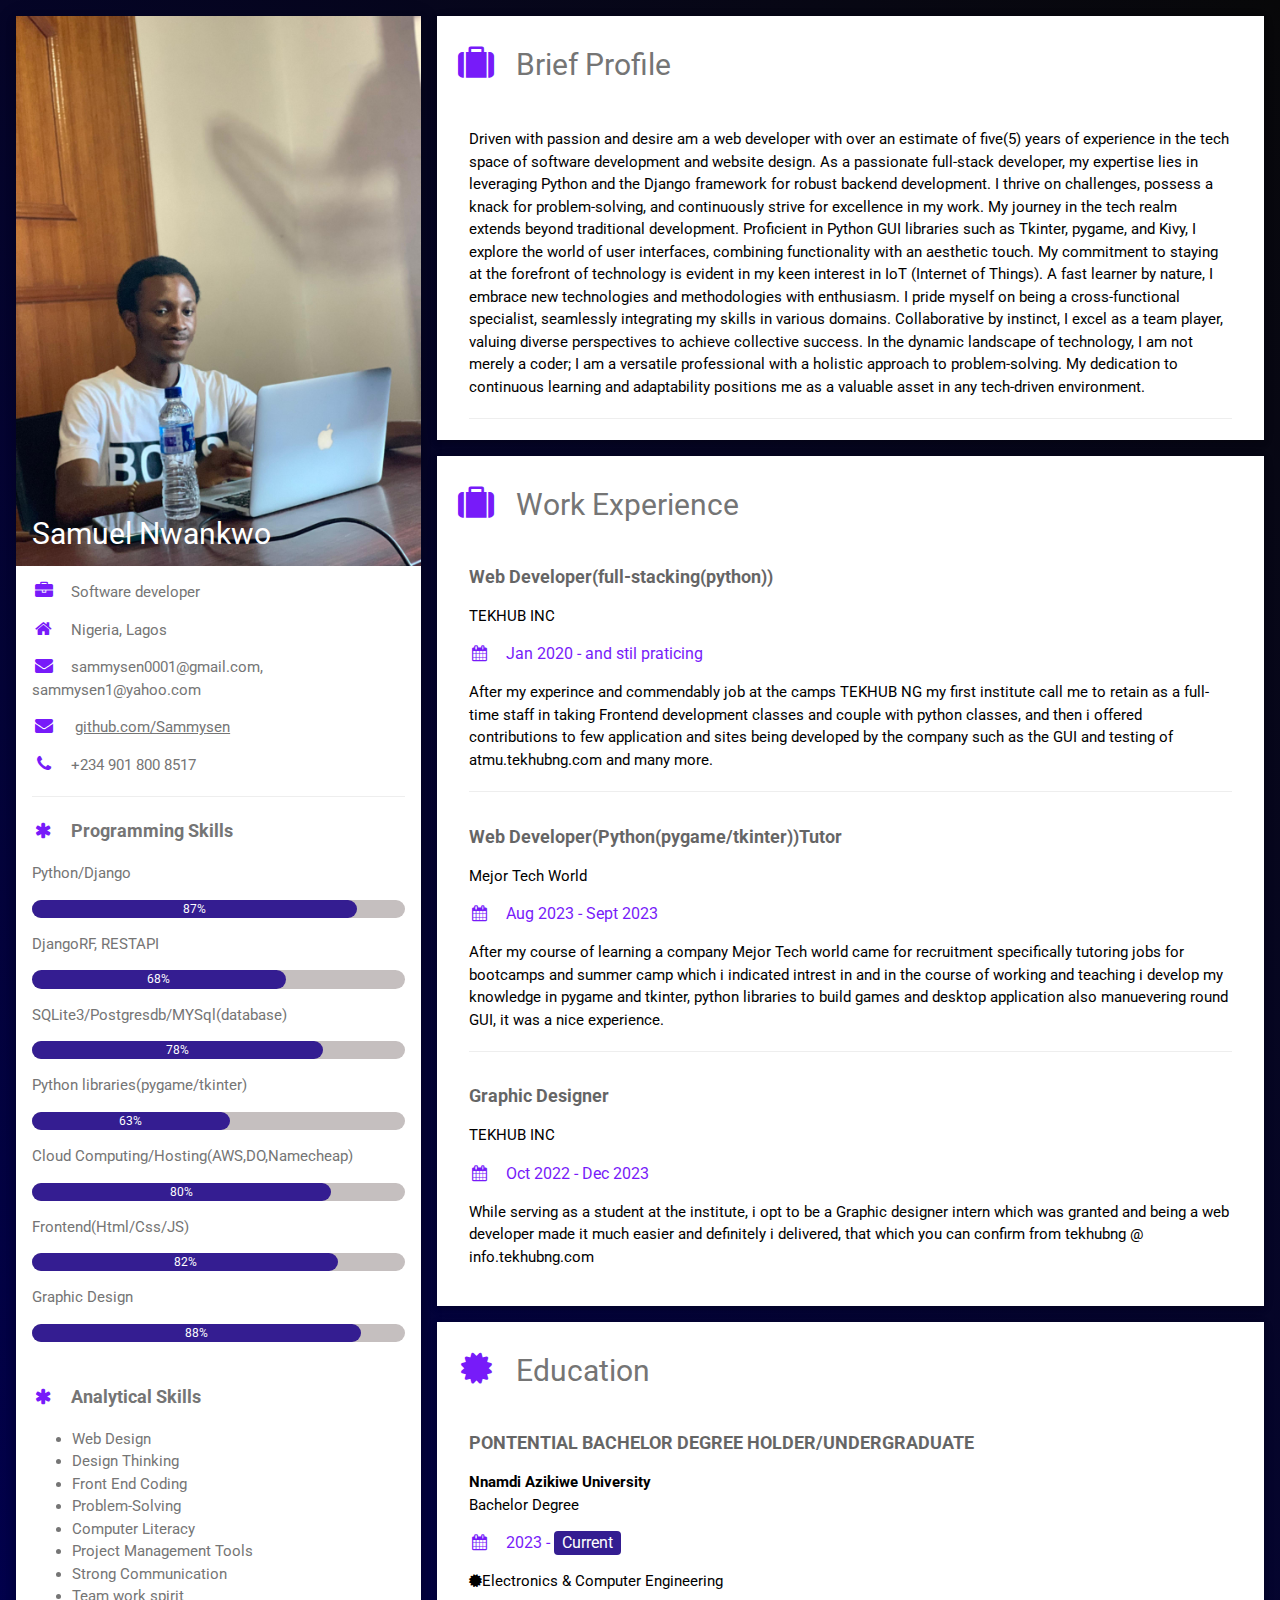
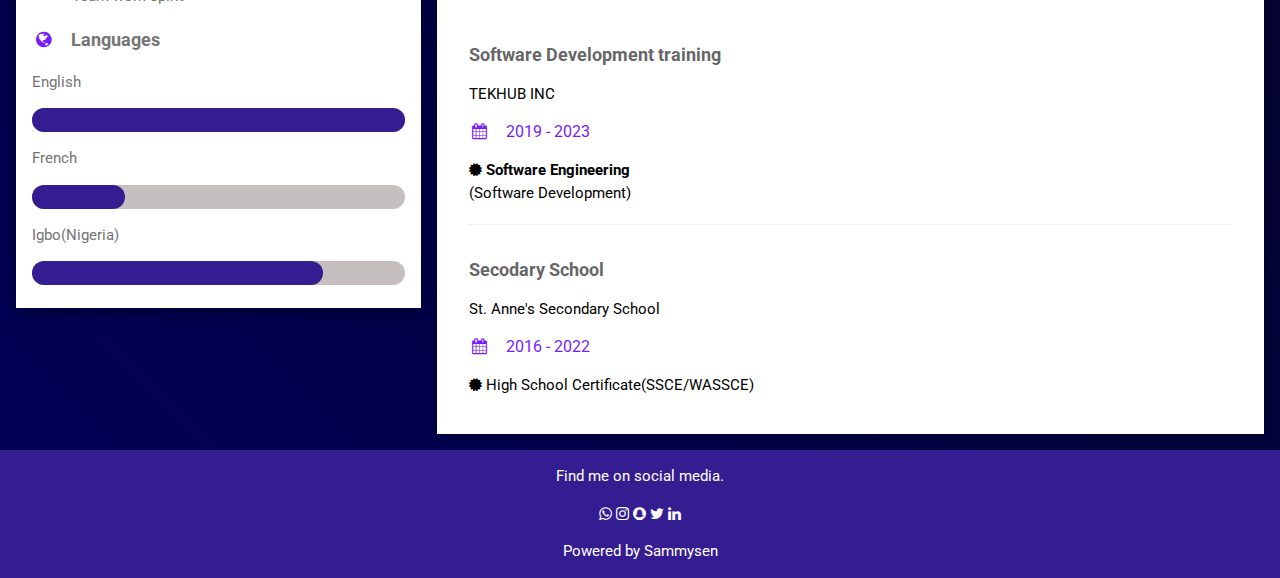
<file: cv.html>
<!DOCTYPE html>
<html>
<head>
<title>Sammysen</title>
<meta charset="UTF-8">
<meta name="viewport" content="width=device-width, initial-scale=1">
<!-- <link rel="stylesheet" href="https://www.w3schools.com/w3css/4/w3.css"> -->
<link rel='stylesheet' href='https://fonts.googleapis.com/css?family=Roboto'>
<link rel="stylesheet" href="https://cdnjs.cloudflare.com/ajax/libs/font-awesome/4.7.0/css/font-awesome.min.css">
<link rel="stylesheet" href="styles.css">
<style>
html,body,h1,h2,h3,h4,h5,h6 {font-family: "Roboto", sans-serif}
</style>
</head>
<body class="grad">

<!-- Page Container -->
<div class="w3-content w3-margin-top" style="max-width:1400px;">

  <!-- The Grid -->
  <div class="w3-row-padding">
  
    <!-- Left Column -->
    <div class="w3-third">
    
      <div class="w3-white w3-text-grey w3-card-4">
        <div class="w3-display-container">
          <!-- <img src="IMG-20231214-WA0020.jpg" style="width:100%" alt="Avatar"> -->
          <img src="IMG-20231203-WA0008.jpg" style="width:100%; height: 550px;" alt="Avatar">
          <!-- <img src="Snapchat-1475834096 (2).jpg" style="width:100%" alt="Avatar"> -->
          <div class="w3-display-bottomleft w3-container w3-text-white">
            <h2>Samuel Nwankwo</h2>
          </div>
        </div>
        <div class="w3-container">
          <p><i class="fa fa-briefcase fa-fw w3-margin-right w3-large w3-text-teal"></i>Software developer</p>
          <p><i class="fa fa-home fa-fw w3-margin-right w3-large w3-text-teal"></i>Nigeria, Lagos</p>
          <p><i class="fa fa-envelope fa-fw w3-margin-right w3-large w3-text-teal"></i>sammysen0001@gmail.com, sammysen1@yahoo.com</p>
          <p><i class="fa fa-envelope fa-fw w3-margin-right w3-large w3-text-teal"></i> <a href="https://www.github.com/Sammysen"> github.com/Sammysen</a></p>
          <p><i class="fa fa-phone fa-fw w3-margin-right w3-large w3-text-teal"></i>+234 901 800 8517</p>
          <hr>

          <p class="w3-large"><b><i class="fa fa-asterisk fa-fw w3-margin-right w3-text-teal"></i>Programming Skills</b></p>
          <p>Python/Django</p>
          <div class="w3-light-grey w3-round-xlarge w3-small">
            <div class="w3-container w3-center w3-round-xlarge w3-teal" style="width:87%">87%</div>
          </div>
          <p>DjangoRF, RESTAPI</p>
          <div class="w3-light-grey w3-round-xlarge w3-small">
            <div class="w3-container w3-center w3-round-xlarge w3-teal" style="width:68%">68%</div>
          </div>
          <p>SQLite3/Postgresdb/MYSql(database)</p>
          <div class="w3-light-grey w3-round-xlarge w3-small">
            <div class="w3-container w3-center w3-round-xlarge w3-teal" style="width:78%">78%</div>
          </div>
          <p>Python libraries(pygame/tkinter)</p>
          <div class="w3-light-grey w3-round-xlarge w3-small">
            <div class="w3-container w3-center w3-round-xlarge w3-teal" style="width:53%">
              <div class="w3-center w3-text-white">63%</div>
            </div>
          </div>
          <p>Cloud Computing/Hosting(AWS,DO,Namecheap)  </p>
          <div class="w3-light-grey w3-round-xlarge w3-small">
            <div class="w3-container w3-center w3-round-xlarge w3-teal" style="width:80%">80%</div>
          </div>
          <p>Frontend(Html/Css/JS)</p>
          <div class="w3-light-grey w3-round-xlarge w3-small">
            <div class="w3-container w3-center w3-round-xlarge w3-teal" style="width:82%">82%</div>
          </div>
          <p>Graphic Design</p>
          <div class="w3-light-grey w3-round-xlarge w3-small">
            <div class="w3-container w3-center w3-round-xlarge w3-teal" style="width:88%">88%</div>
          </div>
          <br>
          
          <p class="w3-large"><b><i class="fa fa-asterisk fa-fw w3-margin-right w3-text-teal"></i>Analytical Skills</b></p>
          <ul>
            <li>Web Design</li>
            <li>Design Thinking</li>
            <li>Front End Coding</li>
            <li>Problem-Solving</li>
            <li>Computer Literacy</li>
            <li>Project Management Tools</li>
            <li>Strong Communication</li>
            <li>Team work spirit</li>
          </ul>

          <p class="w3-large w3-text-theme"><b><i class="fa fa-globe fa-fw w3-margin-right w3-text-teal"></i>Languages</b></p>
          <p>English</p>
          <div class="w3-light-grey w3-round-xlarge">
            <div class="w3-round-xlarge w3-teal" style="height:24px;width:100%"></div>
          </div>
          <p>French</p>
          <div class="w3-light-grey w3-round-xlarge">
            <div class="w3-round-xlarge w3-teal" style="height:24px;width:25%"></div>
          </div>
          <p>Igbo(Nigeria)</p>
          <div class="w3-light-grey w3-round-xlarge">
            <div class="w3-round-xlarge w3-teal" style="height:24px;width:78%"></div>
          </div>
          <br>
        </div>
      </div><br>

    <!-- End Left Column -->
    </div>

    <!-- Right Column -->
    <div class="w3-twothird">
    
      <div class="w3-container w3-card w3-white w3-margin-bottom">
        <h2 class="w3-text-grey w3-padding-16"><i class="fa fa-suitcase fa-fw w3-margin-right w3-xxlarge w3-text-teal"></i>Brief Profile</h2>
        <div class="w3-container">
          <!-- <h5 class="w3-opacity"><b>Web Developer(full-stacking(python))</b></h5>
          <p>TEKHUB INC</p>
          <h6 class="w3-text-teal"><i class="fa fa-calendar fa-fw w3-margin-right"></i>Jan 2020 - and stil praticing</h6> -->
          <p>Driven with passion and desire am a web developer with over an estimate of five(5) years of experience in the tech space of software
            development and website design. As a passionate full-stack developer, my expertise lies in leveraging Python and the Django framework for robust backend development. I thrive on challenges, possess a knack for problem-solving, and continuously strive for excellence in my work. My journey in the tech realm extends beyond traditional development. Proficient in Python GUI libraries such as Tkinter, pygame, and Kivy, I explore the world of user interfaces, combining functionality with an aesthetic touch. My commitment to staying at the forefront of technology is evident in my keen interest in IoT (Internet of Things). A fast learner by nature, I embrace new technologies and methodologies with enthusiasm. I pride myself on being a cross-functional specialist, seamlessly integrating my skills in various domains. Collaborative by instinct, I excel as a team player, valuing diverse perspectives to achieve collective success. In the dynamic landscape of technology, I am not merely a coder; I am a versatile professional with a holistic approach to problem-solving. My dedication to continuous learning and adaptability positions me as a valuable asset in any tech-driven environment.</p>
          <hr>
        </div>
      </div>


      <div class="w3-container w3-card w3-white w3-margin-bottom">
        <h2 class="w3-text-grey w3-padding-16"><i class="fa fa-suitcase fa-fw w3-margin-right w3-xxlarge w3-text-teal"></i>Work Experience</h2>
        <div class="w3-container">
          <h5 class="w3-opacity"><b>Web Developer(full-stacking(python))</b></h5>
          <p>TEKHUB INC</p>
          <h6 class="w3-text-teal"><i class="fa fa-calendar fa-fw w3-margin-right"></i>Jan 2020 - and stil praticing</h6>
          <p>After my experince and commendably job at the camps TEKHUB NG my first institute call me to retain as a full-time staff in taking Frontend development classes and couple with python classes, and then i offered  contributions to few application and sites being developed by the company such as the GUI and testing of atmu.tekhubng.com and many more.</p>
          <hr>
        </div>
        <div class="w3-container">
          <h5 class="w3-opacity"><b>Web Developer(Python(pygame/tkinter))Tutor</b></h5>
          <p>Mejor Tech World</p>
          <h6 class="w3-text-teal"><i class="fa fa-calendar fa-fw w3-margin-right"></i>Aug 2023 - Sept 2023</h6>
          <p>After my course of learning a company Mejor Tech world came for recruitment specifically tutoring jobs for bootcamps and summer camp which i indicated intrest in and in the course of working and teaching i develop my knowledge in pygame and tkinter, python libraries to build games and desktop application also manuevering round GUI, it was a nice experience.</p>
          <hr>
        </div>
        <div class="w3-container">
          <h5 class="w3-opacity"><b>Graphic Designer</b></h5>
          <p>TEKHUB INC</p>
          <h6 class="w3-text-teal"><i class="fa fa-calendar fa-fw w3-margin-right"></i>Oct 2022 - Dec 2023</h6>
          <p>While serving as a student at the institute, i opt to be a Graphic designer intern which was granted and being a web developer made it much easier and definitely i delivered, that which you can confirm from tekhubng @ info.tekhubng.com</p><br>
        </div>
      </div>

      <div class="w3-container w3-card w3-white">
        <h2 class="w3-text-grey w3-padding-16"><i class="fa fa-certificate fa-fw w3-margin-right w3-xxlarge w3-text-teal"></i>Education</h2>
        <!-- <div class="w3-container">
          <h5 class="w3-opacity"><b>W3Schools.com</b></h5>
          <h6 class="w3-text-teal"><i class="fa fa-calendar fa-fw w3-margin-right"></i>Forever</h6>
          <p>Web Development! All I need to know in one place</p>
          <hr>
        </div> -->
        <div class="w3-container">
          <h5 class="w3-opacity"><b>PONTENTIAL BACHELOR
            DEGREE
            HOLDER/UNDERGRADUATE
          </b></h5>
          <p><strong> Nnamdi Azikiwe University </strong><br>  Bachelor Degree </p>
          <h6 class="w3-text-teal"><i class="fa fa-calendar fa-fw w3-margin-right"></i>2023 - <span class="w3-tag w3-teal w3-round">Current</span></h6>
          <p><i class="fa fa-certificate"></i>Electronics & Computer Engineering</p><br>
        </div>
        
        <div class="w3-container">
          <h5 class="w3-opacity"><b>Software Development training</b></h5>
          <p>TEKHUB INC</p>
          <h6 class="w3-text-teal"><i class="fa fa-calendar fa-fw w3-margin-right"></i>2019 - 2023</h6>
          <p><i class="fa fa-certificate"></i><strong> Software Engineering </strong><br> (Software Development)</p>
          <hr>
        </div>

        <div class="w3-container">
          <h5 class="w3-opacity"><b>Secodary School</b></h5>
          <p>St. Anne's Secondary School</p>  
          <h6 class="w3-text-teal"><i class="fa fa-calendar fa-fw w3-margin-right"></i>2016 - 2022</h6>
          <p><i class="fa fa-certificate"></i> High School Certificate(SSCE/WASSCE)</p><br>
        </div>
      </div>

    <!-- End Right Column -->
    </div>
    
  <!-- End Grid -->
  </div>
  
  <!-- End Page Container -->
</div>

<footer class="w3-container w3-teal w3-center w3-margin-top">
  <p>Find me on social media.</p>
  <a href="https://wa.me/+23409018008517"><i class="fa fa-whatsapp w3-hover-opacity"></i></a>
  <a href="https://www.instagram.com/sammysen01?igsh=NGVhN2U2NjQ0Yg=="><i class="fa fa-instagram w3-hover-opacity"></i></a>
  <a href="https://www.snapchat.com/add/sammy_s20229865?share_id=fI_LeoxVBZI&locale=en-US"><i class="fa fa-snapchat w3-hover-opacity"></i></a>
  <!-- <i class="fa fa-pinterest-p w3-hover-opacity"></i> -->
  <a href="https://x.com/Sammysen01?t=7kAYEkuHDwK0RBonj8udRw&s=09"><i class="fa fa-twitter w3-hover-opacity"></i></a>
  <a href="https://www.linkedin.com/in/samuel-nwankwo-288719260?utm_source=share&utm_campaign=share_via&utm_content=profile&utm_medium=android_app"><i class="fa fa-linkedin w3-hover-opacity"></i></a>
  <p>Powered by 
    Sammysen
  </p>
    <!-- <a href="https://www.climaxintercept.com" target="_blank">
    </a> -->
</footer>

</body>
</html>
</file>
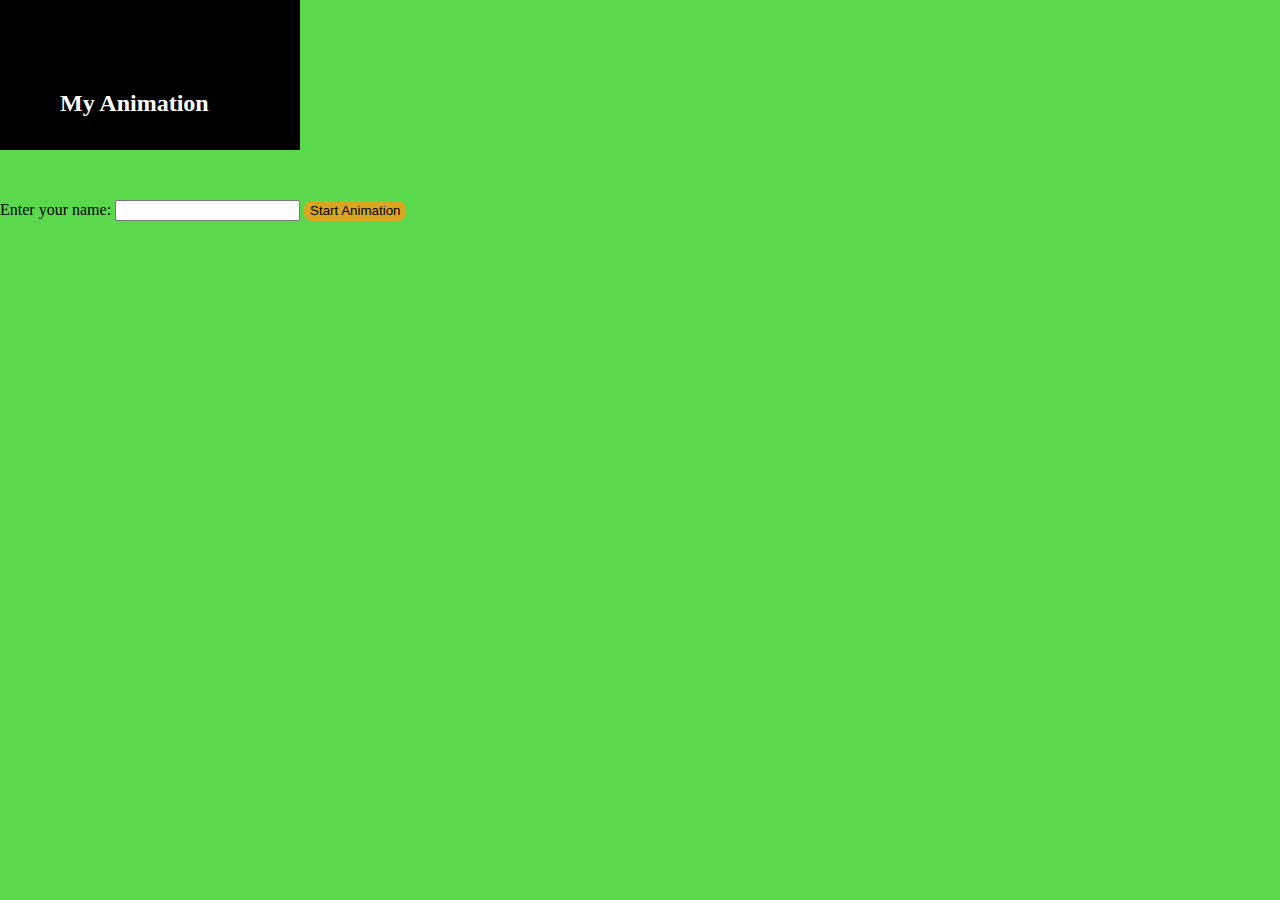
<file: metro.html>
<!DOCTYPE html>
<html lang="en">
<head>
    <meta charset="UTF-8">
    <meta name="viewport" content="width=device-width, initial-scale=1.0">
    <title>Metro</title>
    <script src="https://code.jquery.com/jquery-3.6.0.min.js"></script>
    <link rel="stylesheet" href="metro.css">
</head>
<body>
    <div class="form" id="start-form">
        <form id="user-form">
            <label for="username">Enter your name:</label>
            <input type="text" id="username" name="username" required>
            <button type="submit">Start Animation</button>
        </form>
    </div>

    <h1 id="animated-heading">My Animation</h1>
    <canvas id="main-canvas">

    </canvas>
    <script src="metro.js"></script>
</body>
</html>
</file>
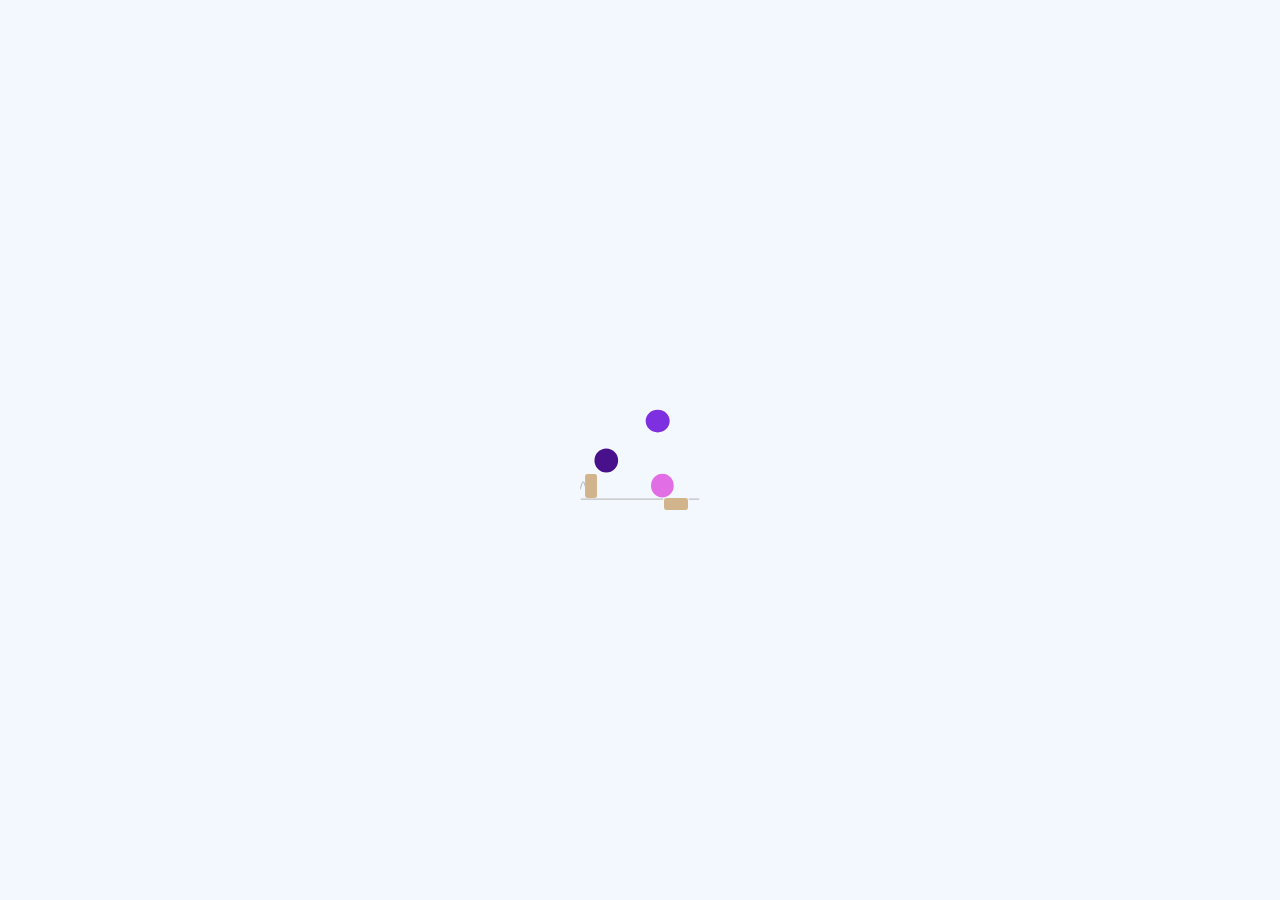
<file: spring.html>
<!DOCTYPE html>
<html lang="en">
<head>
    <meta charset="UTF-8">
    <meta name="viewport" content="width=device-width, initial-scale=1.0">
    <title>Document</title>
    <link rel="stylesheet" href="spring.css">
</head>
<body>
    
<svg id="springBouceLoader" viewBox="0 0 100 100">
	<defs>
		<marker id="pad1" viewBox="0 0 10 5" refX="5" refY="5" markerWidth="20" markerHeight="10">
			<rect x="0" y="0" height="5" width="10" rx="1" fill="tan" />
		</marker>
		<marker id="pad2" viewBox="0 0 5 10" refX="0" refY="5" markerWidth="10" markerHeight="20">
			<rect x="0" y="0" height="10" width="5" rx="1" fill="tan" />
		</marker>
		<path id="jumpBack" d="M 20 80 h 60 c 0 -80 -60 -80 -60 0z" stroke="none" fill="none" />
	</defs>
	<path d="M1 91 h 68 m22 0 h8" stroke="silver" stroke-linecap="round" fill="none" />
	<ellipse id="c1" cx="0" cy="0" rx="10" ry="10"  fill="#e26ee5">
		<animateMotion id="a1" href="#c1" dur="3000ms" begin="0s" fill="freeze" repeatCount="indefinite">
			<mpath href="#jumpBack" />
		</animateMotion>		
		<animate attributeName="ry" values="8; 10; 10; 10; 10; 8" dur="3s" begin="-1.75s" repeatCount="indefinite" />
		<animate attributeName="cy" values="-4; 0; 0; 0; 0; -4" dur="3s" begin="-1.75s" repeatCount="indefinite" />
		<animate attributeName="rx" values="8; 10; 10; 10; 10; 8" dur="3s" begin="-2.75s" repeatCount="indefinite" />
		<animate attributeName="cx" values="4; 0; 0; 0; 0; 4" dur="3s" begin="-2.75s" repeatCount="indefinite" />
	</ellipse>
	<ellipse id="c2" cx="0" cy="0" rx="10" ry="10" fill="#7e30e1">
		<animateMotion id="a2" href="#c2" dur="3000ms" begin="-1s" fill="freeze" repeatCount="indefinite">
			<mpath href="#jumpBack" />
		</animateMotion>
		<animate attributeName="ry" values="8; 10; 10; 10; 10; 8" dur="3s" begin="-2.75s" repeatCount="indefinite" />
		<animate attributeName="cy" values="-4; 0; 0; 0; 0; -4" dur="3s" begin="-2.75s" repeatCount="indefinite" />
		<animate attributeName="rx" values="8; 10; 10; 10; 10; 8" dur="3s" begin="-3.75s" repeatCount="indefinite" />
		<animate attributeName="cx" values="4; 0; 0; 0; 0; 4" dur="3s" begin="-3.75s" repeatCount="indefinite" />
	</ellipse>
	<ellipse id="c3" cx="0" cy="0" rx="10" ry="10" fill="#49108b">
		<animateMotion id="a3" href="#c3" dur="3000ms" begin="-2s" fill="freeze" repeatCount="indefinite">
			<mpath href="#jumpBack" />
		</animateMotion>
		<animate attributeName="ry" values="8; 10; 10; 10; 10; 8" dur="3s" begin="-0.75s" repeatCount="indefinite" />
		<animate attributeName="cy" values="-4; 0; 0; 0; 0; -4" dur="3s" begin="-0.75s" repeatCount="indefinite" />
		<animate attributeName="rx" values="9; 10; 10; 10; 10; 8" dur="3s" begin="-1.75s" repeatCount="indefinite" />
		<animate attributeName="cx" values="4; 0; 0; 0; 0; 4" dur="3s" begin="-1.75s" repeatCount="indefinite" />
	</ellipse>
	<path class="spring" d="M 80 105 q -7 -2 0 -5 q 7 -3 0 -5 q -7 -2 0 -5 q 7 -3 0 -5 q -7 -2 0 -5" stroke="silver" fill="none" stroke-linecap="round" marker-end="url(#pad1)">
		<animate attributeName="d" values="M 80 110 q -7 -1 0 -2 q 7 -1 0 -2 q -7 -1 0 -2 q 7 -1 0 -2 q -7 -1 0 -2; M 80 105 q -7 -2 0 -5 q 7 -3 0 -5 q -7 -2 0 -5 q 7 -3 0 -5 q -7 -2 0 -5; M 80 110 q -7 -1 0 -2 q 7 -1 0 -2 q -7 -1 0 -2 q 7 -1 0 -2 q -7 -1 0 -2; M 80 110 q -7 -1 0 -2 q 7 -1 0 -2 q -7 -1 0 -2 q 7 -1 0 -2 q -7 -1 0 -2" dur="1s" begin="-1.2s" repeatCount="indefinite" />
	</path>
	<path d="M -10 80 q 1 -7 2 0 q 1 6 2 0 q 1 -7 2 0 q 1 6 2 0 q 1 -7 2 0" stroke="silver" fill="none" stroke-linecap="round" marker-end="url(#pad2)">
		<animate attributeName="d" values="M -15 80 q 3 -7 5 0 q 2 7 5 0 q 3 -7 5 0 q 2 7 5 0 q 3 -7 5 0; M -10 80 q 1 -7 2 0 q 1 6 2 0 q 1 -7 2 0 q 1 6 2 0 q 1 -7 2 0; M -15 80 q 3 -7 5 0 q 2 7 5 0 q 3 -7 5 0 q 2 7 5 0 q 3 -7 5 0; M -15 80 q 3 -7 5 0 q 2 7 5 0 q 3 -7 5 0 q 2 7 5 0 q 3 -7 5 0" dur="1s" begin="-0.5s" repeatCount="indefinite" />
	</path>

</svg>


</body>
</html>
</file>
<file: metro.css>
body {
    margin: 0;
    background-color: #5ad94c;
}

canvas {
    position: fixed;
    inset: 0;
    background-color: #000;
}

form {
    margin-top: 200px;
}

h1 {
    color: white;
    font-weight: bolder;
    position: fixed;
    top: 40px;
    z-index: 1000778175576;
    left: 60px;
}

button {
    background-color: goldenrod;
    border: none;
    border-radius: 8px;
    height: 20px;
    
}
#animated-heading {
    font-size: 24px;
    text-align: center;
    margin-top: 50px;
    color: white;
}
</file>
<file: spring.css>
body {
	background-color: #f3f8ff;
}
svg {
	position: absolute;
	max-height: 120px;
	max-width: 120px;
	top: 50%;
	left: 50%;
	transform: translate(-50%,-50%);
}
</file>
<file: styles.css>
/* W3.CSS 4.15 December 2020 by Jan Egil and Borge Refsnes */
html {
    box-sizing: border-box
}

*,
*:before,
*:after {
    box-sizing: inherit
}

/* Extract from normalize.css by Nicolas Gallagher and Jonathan Neal git.io/normalize */
html {
    -ms-text-size-adjust: 100%;
    -webkit-text-size-adjust: 100%
}

body {
    margin: 0
}

article,
aside,
details,
figcaption,
figure,
footer,
header,
main,
menu,
nav,
section {
    display: block
}

summary {
    display: list-item
}

audio,
canvas,
progress,
video {
    display: inline-block
}

progress {
    vertical-align: baseline
}

audio:not([controls]) {
    display: none;
    height: 0
}

[hidden],
template {
    display: none
}

a {
    background-color: transparent
}

a:active,
a:hover {
    outline-width: 0
}

abbr[title] {
    border-bottom: none;
    text-decoration: underline;
    text-decoration: underline dotted
}

b,
strong {
    font-weight: bolder
}

dfn {
    font-style: italic
}

mark {
    background: #ff0;
    color: #000
}

small {
    font-size: 80%
}

sub,
sup {
    font-size: 75%;
    line-height: 0;
    position: relative;
    vertical-align: baseline
}

sub {
    bottom: -0.25em
}

sup {
    top: -0.5em
}

figure {
    margin: 1em 40px
}

img {
    border-style: none
}

code,
kbd,
pre,
samp {
    font-family: monospace, monospace;
    font-size: 1em
}

hr {
    box-sizing: content-box;
    height: 0;
    overflow: visible
}

button,
input,
select,
textarea,
optgroup {
    font: inherit;
    margin: 0
}

optgroup {
    font-weight: bold
}

button,
input {
    overflow: visible
}

button,
select {
    text-transform: none
}

button,
[type=button],
[type=reset],
[type=submit] {
    -webkit-appearance: button
}

button::-moz-focus-inner,
[type=button]::-moz-focus-inner,
[type=reset]::-moz-focus-inner,
[type=submit]::-moz-focus-inner {
    border-style: none;
    padding: 0
}

button:-moz-focusring,
[type=button]:-moz-focusring,
[type=reset]:-moz-focusring,
[type=submit]:-moz-focusring {
    outline: 1px dotted ButtonText
}

fieldset {
    border: 1px solid #c0c0c0;
    margin: 0 2px;
    padding: .35em .625em .75em
}

legend {
    color: inherit;
    display: table;
    max-width: 100%;
    padding: 0;
    white-space: normal
}

textarea {
    overflow: auto
}

[type=checkbox],
[type=radio] {
    padding: 0
}

[type=number]::-webkit-inner-spin-button,
[type=number]::-webkit-outer-spin-button {
    height: auto
}

[type=search] {
    -webkit-appearance: textfield;
    outline-offset: -2px
}

[type=search]::-webkit-search-decoration {
    -webkit-appearance: none
}

::-webkit-file-upload-button {
    -webkit-appearance: button;
    font: inherit
}

/* End extract */
html,
body {
    font-family: Verdana, sans-serif;
    font-size: 15px;
    line-height: 1.5
}

html {
    overflow-x: hidden
}

h1 {
    font-size: 36px
}

h2 {
    font-size: 30px
}

h3 {
    font-size: 24px
}

h4 {
    font-size: 20px
}

h5 {
    font-size: 18px
}

h6 {
    font-size: 16px
}

.w3-serif {
    font-family: serif
}

.w3-sans-serif {
    font-family: sans-serif
}

.w3-cursive {
    font-family: cursive
}

.w3-monospace {
    font-family: monospace
}

h1,
h2,
h3,
h4,
h5,
h6 {
    font-family: "Segoe UI", Arial, sans-serif;
    font-weight: 400;
    margin: 10px 0
}

.w3-wide {
    letter-spacing: 4px
}

hr {
    border: 0;
    border-top: 1px solid #eee;
    margin: 20px 0
}

.w3-image {
    max-width: 100%;
    height: auto
}

img {
    vertical-align: middle
}

a {
    color: inherit
}

.w3-table,
.w3-table-all {
    border-collapse: collapse;
    border-spacing: 0;
    width: 100%;
    display: table
}

.w3-table-all {
    border: 1px solid #ccc
}

.w3-bordered tr,
.w3-table-all tr {
    border-bottom: 1px solid #ddd
}

.w3-striped tbody tr:nth-child(even) {
    background-color: #f1f1f1
}

.w3-table-all tr:nth-child(odd) {
    background-color: #fff
}

.w3-table-all tr:nth-child(even) {
    background-color: #f1f1f1
}

.w3-hoverable tbody tr:hover,
.w3-ul.w3-hoverable li:hover {
    background-color: #ccc
}

.w3-centered tr th,
.w3-centered tr td {
    text-align: center
}

.w3-table td,
.w3-table th,
.w3-table-all td,
.w3-table-all th {
    padding: 8px 8px;
    display: table-cell;
    text-align: left;
    vertical-align: top
}

.w3-table th:first-child,
.w3-table td:first-child,
.w3-table-all th:first-child,
.w3-table-all td:first-child {
    padding-left: 16px
}

.w3-btn,
.w3-button {
    border: none;
    display: inline-block;
    padding: 8px 16px;
    vertical-align: middle;
    overflow: hidden;
    text-decoration: none;
    color: white;
    background-color: inherit;
    text-align: center;
    cursor: pointer;
    white-space: nowrap
}

.w3-btn:hover {
    box-shadow: 0 8px 16px 0 rgba(0, 0, 0, 0.2), 0 6px 20px 0 rgba(0, 0, 0, 0.19)
}

.w3-btn,
.w3-button {
    -webkit-touch-callout: none;
    -webkit-user-select: none;
    -khtml-user-select: none;
    -moz-user-select: none;
    -ms-user-select: none;
    user-select: none
}

.w3-disabled,
.w3-btn:disabled,
.w3-button:disabled {
    cursor: not-allowed;
    opacity: 0.3
}

.w3-disabled *,
:disabled * {
    pointer-events: none
}

.w3-btn.w3-disabled:hover,
.w3-btn:disabled:hover {
    box-shadow: none
}

.w3-badge,
.w3-tag {
    background-color: #000;
    color: #fff;
    display: inline-block;
    padding-left: 8px;
    padding-right: 8px;
    text-align: center
}

.w3-badge {
    border-radius: 50%
}

.w3-ul {
    list-style-type: none;
    padding: 0;
    margin: 0
}

.w3-ul li {
    padding: 8px 16px;
    border-bottom: 1px solid #ddd
}

.w3-ul li:last-child {
    border-bottom: none
}

.w3-tooltip,
.w3-display-container {
    position: relative
}

.w3-tooltip .w3-text {
    display: none
}

.w3-tooltip:hover .w3-text {
    display: inline-block
}

.w3-ripple:active {
    opacity: 0.5
}

.w3-ripple {
    transition: opacity 0s
}

.w3-input {
    padding: 8px;
    display: block;
    border: none;
    border-bottom: 1px solid #ccc;
    width: 100%
}

.w3-select {
    padding: 9px 0;
    width: 100%;
    border: none;
    border-bottom: 1px solid #ccc
}

.w3-dropdown-click,
.w3-dropdown-hover {
    position: relative;
    display: inline-block;
    cursor: pointer
}

.w3-dropdown-hover:hover .w3-dropdown-content {
    display: block
}

.w3-dropdown-hover:first-child,
.w3-dropdown-click:hover {
    background-color: #ccc;
    color: #000
}

.w3-dropdown-hover:hover > .w3-button:first-child,
.w3-dropdown-click:hover > .w3-button:first-child {
    background-color: #ccc;
    color: #000
}

.w3-dropdown-content {
    cursor: auto;
    color: #000;
    background-color: #fff;
    display: none;
    position: absolute;
    min-width: 160px;
    margin: 0;
    padding: 0;
    z-index: 1
}

.w3-check,
.w3-radio {
    width: 24px;
    height: 24px;
    position: relative;
    top: 6px
}

.w3-sidebar {
    height: 100%;
    width: 200px;
    background-color: #fff;
    position: fixed !important;
    z-index: 1;
    overflow: auto
}

.w3-bar-block .w3-dropdown-hover,
.w3-bar-block .w3-dropdown-click {
    width: 100%
}

.w3-bar-block .w3-dropdown-hover .w3-dropdown-content,
.w3-bar-block .w3-dropdown-click .w3-dropdown-content {
    min-width: 100%
}

.w3-bar-block .w3-dropdown-hover .w3-button,
.w3-bar-block .w3-dropdown-click .w3-button {
    width: 100%;
    text-align: left;
    padding: 8px 16px
}

.w3-main,
#main {
    transition: margin-left .4s
}

.w3-modal {
    z-index: 3;
    display: none;
    padding-top: 100px;
    position: fixed;
    left: 0;
    top: 0;
    width: 100%;
    height: 100%;
    overflow: auto;
    background-color: rgb(0, 0, 0);
    background-color: rgba(0, 0, 0, 0.4)
}

.w3-modal-content {
    margin: auto;
    background-color: #fff;
    position: relative;
    padding: 0;
    outline: 0;
    width: 600px
}

.w3-bar {
    width: 100%;
    overflow: hidden
}

.w3-center .w3-bar {
    display: inline-block;
    width: auto
}

.w3-bar .w3-bar-item {
    padding: 8px 16px;
    float: left;
    width: auto;
    border: none;
    display: block;
    outline: 0
}

.w3-bar .w3-dropdown-hover,
.w3-bar .w3-dropdown-click {
    position: static;
    float: left
}

.w3-bar .w3-button {
    white-space: normal
}

.w3-bar-block .w3-bar-item {
    width: 100%;
    display: block;
    padding: 8px 16px;
    text-align: left;
    border: none;
    white-space: normal;
    float: none;
    outline: 0
}

.w3-bar-block.w3-center .w3-bar-item {
    text-align: center
}

.w3-block {
    display: block;
    width: 100%
}

.w3-responsive {
    display: block;
    overflow-x: auto
}

.w3-container:after,
.w3-container:before,
.w3-panel:after,
.w3-panel:before,
.w3-row:after,
.w3-row:before,
.w3-row-padding:after,
.w3-row-padding:before,
.w3-cell-row:before,
.w3-cell-row:after,
.w3-clear:after,
.w3-clear:before,
.w3-bar:before,
.w3-bar:after {
    content: "";
    display: table;
    clear: both
}

.w3-col,
.w3-half,
.w3-third,
.w3-twothird,
.w3-threequarter,
.w3-quarter {
    float: left;
    width: 100%
}

.w3-col.s1 {
    width: 8.33333%
}

.w3-col.s2 {
    width: 16.66666%
}

.w3-col.s3 {
    width: 24.99999%
}

.w3-col.s4 {
    width: 33.33333%
}

.w3-col.s5 {
    width: 41.66666%
}

.w3-col.s6 {
    width: 49.99999%
}

.w3-col.s7 {
    width: 58.33333%
}

.w3-col.s8 {
    width: 66.66666%
}

.w3-col.s9 {
    width: 74.99999%
}

.w3-col.s10 {
    width: 83.33333%
}

.w3-col.s11 {
    width: 91.66666%
}

.w3-col.s12 {
    width: 99.99999%
}

@media (min-width:601px) {
    .w3-col.m1 {
        width: 8.33333%
    }

    .w3-col.m2 {
        width: 16.66666%
    }

    .w3-col.m3,
    .w3-quarter {
        width: 24.99999%
    }

    .w3-col.m4,
    .w3-third {
        width: 33.33333%
    }

    .w3-col.m5 {
        width: 41.66666%
    }

    .w3-col.m6,
    .w3-half {
        width: 49.99999%
    }

    .w3-col.m7 {
        width: 58.33333%
    }

    .w3-col.m8,
    .w3-twothird {
        width: 66.66666%
    }

    .w3-col.m9,
    .w3-threequarter {
        width: 74.99999%
    }

    .w3-col.m10 {
        width: 83.33333%
    }

    .w3-col.m11 {
        width: 91.66666%
    }

    .w3-col.m12 {
        width: 99.99999%
    }
}

@media (min-width:993px) {
    .w3-col.l1 {
        width: 8.33333%
    }

    .w3-col.l2 {
        width: 16.66666%
    }

    .w3-col.l3 {
        width: 24.99999%
    }

    .w3-col.l4 {
        width: 33.33333%
    }

    .w3-col.l5 {
        width: 41.66666%
    }

    .w3-col.l6 {
        width: 49.99999%
    }

    .w3-col.l7 {
        width: 58.33333%
    }

    .w3-col.l8 {
        width: 66.66666%
    }

    .w3-col.l9 {
        width: 74.99999%
    }

    .w3-col.l10 {
        width: 83.33333%
    }

    .w3-col.l11 {
        width: 91.66666%
    }

    .w3-col.l12 {
        width: 99.99999%
    }
}

.w3-rest {
    overflow: hidden
}

.w3-stretch {
    margin-left: -16px;
    margin-right: -16px
}

.w3-content,
.w3-auto {
    margin-left: auto;
    margin-right: auto
}

.w3-content {
    max-width: 980px
}

.w3-auto {
    max-width: 1140px
}

.w3-cell-row {
    display: table;
    width: 100%
}

.w3-cell {
    display: table-cell
}

.w3-cell-top {
    vertical-align: top
}

.w3-cell-middle {
    vertical-align: middle
}

.w3-cell-bottom {
    vertical-align: bottom
}

.w3-hide {
    display: none !important
}

.w3-show-block,
.w3-show {
    display: block !important
}

.w3-show-inline-block {
    display: inline-block !important
}

@media (max-width:1205px) {
    .w3-auto {
        max-width: 95%
    }
}

@media (max-width:600px) {
    .w3-modal-content {
        margin: 0 10px;
        width: auto !important
    }

    .w3-modal {
        padding-top: 30px
    }

    .w3-dropdown-hover.w3-mobile .w3-dropdown-content,
    .w3-dropdown-click.w3-mobile .w3-dropdown-content {
        position: relative
    }

    .w3-hide-small {
        display: none !important
    }

    .w3-mobile {
        display: block;
        width: 100% !important
    }

    .w3-bar-item.w3-mobile,
    .w3-dropdown-hover.w3-mobile,
    .w3-dropdown-click.w3-mobile {
        text-align: center
    }

    .w3-dropdown-hover.w3-mobile,
    .w3-dropdown-hover.w3-mobile .w3-btn,
    .w3-dropdown-hover.w3-mobile .w3-button,
    .w3-dropdown-click.w3-mobile,
    .w3-dropdown-click.w3-mobile .w3-btn,
    .w3-dropdown-click.w3-mobile .w3-button {
        width: 100%
    }
}

@media (max-width:768px) {
    .w3-modal-content {
        width: 500px
    }

    .w3-modal {
        padding-top: 50px
    }
}

@media (min-width:993px) {
    .w3-modal-content {
        width: 900px
    }

    .w3-hide-large {
        display: none !important
    }

    .w3-sidebar.w3-collapse {
        display: block !important
    }
}

@media (max-width:992px) and (min-width:601px) {
    .w3-hide-medium {
        display: none !important
    }
}

@media (max-width:992px) {
    .w3-sidebar.w3-collapse {
        display: none
    }

    .w3-main {
        margin-left: 0 !important;
        margin-right: 0 !important
    }

    .w3-auto {
        max-width: 100%
    }
}

.w3-top,
.w3-bottom {
    position: fixed;
    width: 100%;
    z-index: 1
}

.w3-top {
    top: 0
}

.w3-bottom {
    bottom: 0
}

.w3-overlay {
    position: fixed;
    display: none;
    width: 100%;
    height: 100%;
    top: 0;
    left: 0;
    right: 0;
    bottom: 0;
    background-color: rgba(0, 0, 0, 0.5);
    z-index: 2
}

.w3-display-topleft {
    position: absolute;
    left: 0;
    top: 0
}

.w3-display-topright {
    position: absolute;
    right: 0;
    top: 0
}

.w3-display-bottomleft {
    position: absolute;
    left: 0;
    bottom: 0
}

.w3-display-bottomright {
    position: absolute;
    right: 0;
    bottom: 0
}

.w3-display-middle {
    position: absolute;
    top: 50%;
    left: 50%;
    transform: translate(-50%, -50%);
    -ms-transform: translate(-50%, -50%)
}

.w3-display-left {
    position: absolute;
    top: 50%;
    left: 0%;
    transform: translate(0%, -50%);
    -ms-transform: translate(-0%, -50%)
}

.w3-display-right {
    position: absolute;
    top: 50%;
    right: 0%;
    transform: translate(0%, -50%);
    -ms-transform: translate(0%, -50%)
}

.w3-display-topmiddle {
    position: absolute;
    left: 50%;
    top: 0;
    transform: translate(-50%, 0%);
    -ms-transform: translate(-50%, 0%)
}

.w3-display-bottommiddle {
    position: absolute;
    left: 50%;
    bottom: 0;
    transform: translate(-50%, 0%);
    -ms-transform: translate(-50%, 0%)
}

.w3-display-container:hover .w3-display-hover {
    display: block
}

.w3-display-container:hover span.w3-display-hover {
    display: inline-block
}

.w3-display-hover {
    display: none
}

.w3-display-position {
    position: absolute
}

.w3-circle {
    border-radius: 50%
}

.w3-round-small {
    border-radius: 2px
}

.w3-round,
.w3-round-medium {
    border-radius: 4px
}

.w3-round-large {
    border-radius: 8px
}

.w3-round-xlarge {
    border-radius: 16px
}

.w3-round-xxlarge {
    border-radius: 32px
}

.w3-row-padding,
.w3-row-padding > .w3-half,
.w3-row-padding > .w3-third,
.w3-row-padding > .w3-twothird,
.w3-row-padding > .w3-threequarter,
.w3-row-padding > .w3-quarter,
.w3-row-padding > .w3-col {
    padding: 0 8px
}

.w3-container,
.w3-panel {
    padding: 0.01em 16px
}

.w3-panel {
    margin-top: 16px;
    margin-bottom: 16px
}

.w3-code,
.w3-codespan {
    font-family: Consolas, "courier new";
    font-size: 16px
}

.w3-code {
    width: auto;
    background-color: #fff;
    padding: 8px 12px;
    border-left: 4px solid #4CAF50;
    word-wrap: break-word
}

.w3-codespan {
    color: crimson;
    background-color: #f1f1f1;
    padding-left: 4px;
    padding-right: 4px;
    font-size: 110%
}

.w3-card,
.w3-card-2 {
    box-shadow: 0 2px 5px 0 rgba(0, 0, 0, 0.16), 0 2px 10px 0 rgba(0, 0, 0, 0.12)
}

.w3-card-4,
.w3-hover-shadow:hover {
    box-shadow: 0 4px 10px 0 rgba(0, 0, 0, 0.2), 0 4px 20px 0 rgba(0, 0, 0, 0.19)
}

.w3-spin {
    animation: w3-spin 2s infinite linear
}

@keyframes w3-spin {
    0% {
        transform: rotate(0deg)
    }

    100% {
        transform: rotate(359deg)
    }
}

.w3-animate-fading {
    animation: fading 10s infinite
}

@keyframes fading {
    0% {
        opacity: 0
    }

    50% {
        opacity: 1
    }

    100% {
        opacity: 0
    }
}

.w3-animate-opacity {
    animation: opac 0.8s
}

@keyframes opac {
    from {
        opacity: 0
    }

    to {
        opacity: 1
    }
}

.w3-animate-top {
    position: relative;
    animation: animatetop 0.4s
}

@keyframes animatetop {
    from {
        top: -300px;
        opacity: 0
    }

    to {
        top: 0;
        opacity: 1
    }
}

.w3-animate-left {
    position: relative;
    animation: animateleft 0.4s
}

@keyframes animateleft {
    from {
        left: -300px;
        opacity: 0
    }

    to {
        left: 0;
        opacity: 1
    }
}

.w3-animate-right {
    position: relative;
    animation: animateright 0.4s
}

@keyframes animateright {
    from {
        right: -300px;
        opacity: 0
    }

    to {
        right: 0;
        opacity: 1
    }
}

.w3-animate-bottom {
    position: relative;
    animation: animatebottom 0.4s
}

@keyframes animatebottom {
    from {
        bottom: -300px;
        opacity: 0
    }

    to {
        bottom: 0;
        opacity: 1
    }
}

.w3-animate-zoom {
    animation: animatezoom 0.6s
}

@keyframes animatezoom {
    from {
        transform: scale(0)
    }

    to {
        transform: scale(1)
    }
}

.w3-animate-input {
    transition: width 0.4s ease-in-out
}

.w3-animate-input:focus {
    width: 100% !important
}

.w3-opacity,
.w3-hover-opacity:hover {
    opacity: 0.60
}

.w3-opacity-off,
.w3-hover-opacity-off:hover {
    opacity: 1
}

.w3-opacity-max {
    opacity: 0.25
}

.w3-opacity-min {
    opacity: 0.75
}

.w3-greyscale-max,
.w3-grayscale-max,
.w3-hover-greyscale:hover,
.w3-hover-grayscale:hover {
    filter: grayscale(100%)
}

.w3-greyscale,
.w3-grayscale {
    filter: grayscale(75%)
}

.w3-greyscale-min,
.w3-grayscale-min {
    filter: grayscale(50%)
}

.w3-sepia {
    filter: sepia(75%)
}

.w3-sepia-max,
.w3-hover-sepia:hover {
    filter: sepia(100%)
}

.w3-sepia-min {
    filter: sepia(50%)
}

.w3-tiny {
    font-size: 10px !important
}

.w3-small {
    font-size: 12px !important
}

.w3-medium {
    font-size: 15px !important
}

.w3-large {
    font-size: 18px !important
}

.w3-xlarge {
    font-size: 24px !important
}

.w3-xxlarge {
    font-size: 36px !important
}

.w3-xxxlarge {
    font-size: 48px !important
}

.w3-jumbo {
    font-size: 64px !important
}

.w3-left-align {
    text-align: left !important
}

.w3-right-align {
    text-align: right !important
}

.w3-justify {
    text-align: justify !important
}

.w3-center {
    text-align: center !important
}

.w3-border-0 {
    border: 0 !important
}

.w3-border {
    border: 1px solid #ccc !important
}

.w3-border-top {
    border-top: 1px solid #ccc !important
}

.w3-border-bottom {
    border-bottom: 1px solid #ccc !important
}

.w3-border-left {
    border-left: 1px solid #ccc !important
}

.w3-border-right {
    border-right: 1px solid #ccc !important
}

.w3-topbar {
    border-top: 6px solid #ccc !important
}

.w3-bottombar {
    border-bottom: 6px solid #ccc !important
}

.w3-leftbar {
    border-left: 6px solid #ccc !important
}

.w3-rightbar {
    border-right: 6px solid #ccc !important
}

.w3-section,
.w3-code {
    margin-top: 16px !important;
    margin-bottom: 16px !important
}

.w3-margin {
    margin: 16px !important
}

.w3-margin-top {
    margin-top: 16px !important
}

.w3-margin-bottom {
    margin-bottom: 16px !important
}

.w3-margin-left {
    margin-left: 16px !important
}

.w3-margin-right {
    margin-right: 16px !important
}

.w3-padding-small {
    padding: 4px 8px !important
}

.w3-padding {
    padding: 8px 16px !important
}

.w3-padding-large {
    padding: 12px 24px !important
}

.w3-padding-16 {
    padding-top: 16px !important;
    padding-bottom: 16px !important
}

.w3-padding-24 {
    padding-top: 24px !important;
    padding-bottom: 24px !important
}

.w3-padding-32 {
    padding-top: 32px !important;
    padding-bottom: 32px !important
}

.w3-padding-48 {
    padding-top: 48px !important;
    padding-bottom: 48px !important
}

.w3-padding-64 {
    padding-top: 64px !important;
    padding-bottom: 64px !important
}

.w3-padding-top-64 {
    padding-top: 64px !important
}

.w3-padding-top-48 {
    padding-top: 48px !important
}

.w3-padding-top-32 {
    padding-top: 32px !important
}

.w3-padding-top-24 {
    padding-top: 24px !important
}

.w3-left {
    float: left !important
}

.w3-right {
    float: right !important
}

.w3-button:hover {
    color: #000 !important;
    background-color: #ccc !important
}

.w3-transparent,
.w3-hover-none:hover {
    background-color: transparent !important
}

.w3-hover-none:hover {
    box-shadow: none !important
}

/* Colors */
.w3-amber,
.w3-hover-amber:hover {
    color: #000 !important;
    background-color: #ffc107 !important
}

.w3-aqua,
.w3-hover-aqua:hover {
    color: #000 !important;
    background-color: #00ffff !important
}

.w3-blue,
.w3-hover-blue:hover {
    color: #fff !important;
    background-color: #2196F3 !important
}

.w3-light-blue,
.w3-hover-light-blue:hover {
    color: #000 !important;
    background-color: #87CEEB !important
}

.w3-brown,
.w3-hover-brown:hover {
    color: #fff !important;
    background-color: #795548 !important
}

.w3-cyan,
.w3-hover-cyan:hover {
    color: #000 !important;
    background-color: #00bcd4 !important
}

.w3-blue-grey,
.w3-hover-blue-grey:hover,
.w3-blue-gray,
.w3-hover-blue-gray:hover {
    color: #fff !important;
    background-color: #607d8b !important
}

.w3-green,
.w3-hover-green:hover {
    color: #fff !important;
    background-color: #4CAF50 !important
}

.w3-light-green,
.w3-hover-light-green:hover {
    color: #000 !important;
    background-color: #8bc34a !important
}

/* .w3-indigo,.w3-hover-indigo:hover{color:#fff!important;background-color:#132693b6!important} */
.w3-indigo,
.w3-hover-indigo:hover {
    color: #fff !important;
    background-image: linear-gradient(45deg, #01005a, #8300c5)!important;
}

.w3-khaki,
.w3-hover-khaki:hover {
    color: #000 !important;
    background-color: #f0e68c !important
}

.w3-lime,
.w3-hover-lime:hover {
    color: #000 !important;
    background-color: #cddc39 !important
}

.w3-orange,
.w3-hover-orange:hover {
    color: #000 !important;
    background-color: #ff9800 !important
}

.w3-deep-orange,
.w3-hover-deep-orange:hover {
    color: #fff !important;
    background-color: #ff5722 !important
}

.w3-pink,
.w3-hover-pink:hover {
    color: #fff !important;
    background-color: #e91e63 !important
}

.w3-purple,
.w3-hover-purple:hover {
    color: #fff !important;
    background-color: #9c27b0 !important
}

.w3-deep-purple,
.w3-hover-deep-purple:hover {
    color: #fff !important;
    background-color: #b73aa4 !important
}

.w3-red,
.w3-hover-red:hover {
    color: #fff !important;
    background-color: #f44336 !important
}

.w3-sand,
.w3-hover-sand:hover {
    color: #000 !important;
    background-color: #fdf5e6 !important
}

.w3-teal,
.w3-hover-teal:hover {
    color: #fff !important;
    background-color: #341d91 !important
}

.w3-yellow,
.w3-hover-yellow:hover {
    color: #000 !important;
    background-color: #ffeb3b !important
}

.w3-white,
.w3-hover-white:hover {
    color: #000 !important;
    background-color: #fff !important
}

.w3-black,
.w3-hover-black:hover {
    color: #fff !important;
    background-color: #000 !important
}

.w3-grey,
.w3-hover-grey:hover,
.w3-gray,
.w3-hover-gray:hover {
    color: #000 !important;
    background-color: #9e9e9e !important
}

.w3-light-grey,
.w3-hover-light-grey:hover,
.w3-light-gray,
.w3-hover-light-gray:hover {
    color: #000 !important;
    background-color: #c5bfbf !important
}

.w3-dark-grey,
.w3-hover-dark-grey:hover,
.w3-dark-gray,
.w3-hover-dark-gray:hover {
    color: #fff !important;
    background-color: #616161 !important
}

.w3-pale-red,
.w3-hover-pale-red:hover {
    color: #000 !important;
    background-color: #ffdddd !important
}

.w3-pale-green,
.w3-hover-pale-green:hover {
    color: #000 !important;
    background-color: #ddffdd !important
}

.w3-pale-yellow,
.w3-hover-pale-yellow:hover {
    color: #000 !important;
    background-color: #ffffcc !important
}

.w3-pale-blue,
.w3-hover-pale-blue:hover {
    color: #000 !important;
    background-color: #ddffff !important
}

.w3-text-amber,
.w3-hover-text-amber:hover {
    color: #ffc107 !important
}

.w3-text-aqua,
.w3-hover-text-aqua:hover {
    color: #00ffff !important
}

.w3-text-blue,
.w3-hover-text-blue:hover {
    color: #2196F3 !important
}

.w3-text-light-blue,
.w3-hover-text-light-blue:hover {
    color: #87CEEB !important
}

.w3-text-brown,
.w3-hover-text-brown:hover {
    color: #795548 !important
}

.w3-text-cyan,
.w3-hover-text-cyan:hover {
    color: #00bcd4 !important
}

.w3-text-blue-grey,
.w3-hover-text-blue-grey:hover,
.w3-text-blue-gray,
.w3-hover-text-blue-gray:hover {
    color: #607d8b !important
}

.w3-text-green,
.w3-hover-text-green:hover {
    color: #4CAF50 !important
}

.w3-text-light-green,
.w3-hover-text-light-green:hover {
    color: #8bc34a !important
}

.w3-text-indigo,
.w3-hover-text-indigo:hover {
    color: #3f51b5 !important
}

.w3-text-khaki,
.w3-hover-text-khaki:hover {
    color: #b4aa50 !important
}

.w3-text-lime,
.w3-hover-text-lime:hover {
    color: #cddc39 !important
}

.w3-text-orange,
.w3-hover-text-orange:hover {
    color: #ff9800 !important
}

.w3-text-deep-orange,
.w3-hover-text-deep-orange:hover {
    color: #ff5722 !important
}

.w3-text-pink,
.w3-hover-text-pink:hover {
    color: #e91e63 !important
}

.w3-text-purple,
.w3-hover-text-purple:hover {
    color: #9c27b0 !important
}

.w3-text-deep-purple,
.w3-hover-text-deep-purple:hover {
    color: #673ab7 !important
}

.w3-text-red,
.w3-hover-text-red:hover {
    color: #f44336 !important
}

.w3-text-sand,
.w3-hover-text-sand:hover {
    color: #fdf5e6 !important
}

.w3-text-teal,
.w3-hover-text-teal:hover {
    color: #771bf9 !important
}

.w3-text-yellow,
.w3-hover-text-yellow:hover {
    color: #d2be0e !important
}

.w3-text-white,
.w3-hover-text-white:hover {
    color: #fff !important
}

.w3-text-black,
.w3-hover-text-black:hover {
    color: #000 !important
}

.w3-text-grey,
.w3-hover-text-grey:hover,
.w3-text-gray,
.w3-hover-text-gray:hover {
    color: #757575 !important
}

.w3-text-light-grey,
.w3-hover-text-light-grey:hover,
.w3-text-light-gray,
.w3-hover-text-light-gray:hover {
    color: #f1f1f1 !important
}

.w3-text-dark-grey,
.w3-hover-text-dark-grey:hover,
.w3-text-dark-gray,
.w3-hover-text-dark-gray:hover {
    color: #3a3a3a !important
}

.w3-border-amber,
.w3-hover-border-amber:hover {
    border-color: #ffc107 !important
}

.w3-border-aqua,
.w3-hover-border-aqua:hover {
    border-color: #00ffff !important
}

.w3-border-blue,
.w3-hover-border-blue:hover {
    border-color: #2196F3 !important
}

.w3-border-light-blue,
.w3-hover-border-light-blue:hover {
    border-color: #87CEEB !important
}

.w3-border-brown,
.w3-hover-border-brown:hover {
    border-color: #795548 !important
}

.w3-border-cyan,
.w3-hover-border-cyan:hover {
    border-color: #00bcd4 !important
}

.w3-border-blue-grey,
.w3-hover-border-blue-grey:hover,
.w3-border-blue-gray,
.w3-hover-border-blue-gray:hover {
    border-color: #607d8b !important
}

.w3-border-green,
.w3-hover-border-green:hover {
    border-color: #4CAF50 !important
}

.w3-border-light-green,
.w3-hover-border-light-green:hover {
    border-color: #8bc34a !important
}

.w3-border-indigo,
.w3-hover-border-indigo:hover {
    border-color: #3f51b5 !important
}

.w3-border-khaki,
.w3-hover-border-khaki:hover {
    border-color: #f0e68c !important
}

.w3-border-lime,
.w3-hover-border-lime:hover {
    border-color: #cddc39 !important
}

.w3-border-orange,
.w3-hover-border-orange:hover {
    border-color: #ff9800 !important
}

.w3-border-deep-orange,
.w3-hover-border-deep-orange:hover {
    border-color: #ff5722 !important
}

.w3-border-pink,
.w3-hover-border-pink:hover {
    border-color: #e91e63 !important
}

.w3-border-purple,
.w3-hover-border-purple:hover {
    border-color: #9c27b0 !important
}

.w3-border-deep-purple,
.w3-hover-border-deep-purple:hover {
    border-color: #673ab7 !important
}

.w3-border-red,
.w3-hover-border-red:hover {
    border-color: #f44336 !important
}

.w3-border-sand,
.w3-hover-border-sand:hover {
    border-color: #fdf5e6 !important
}

.w3-border-teal,
.w3-hover-border-teal:hover {
    border-color: #009688 !important
}

.w3-border-yellow,
.w3-hover-border-yellow:hover {
    border-color: #ffeb3b !important
}

.w3-border-white,
.w3-hover-border-white:hover {
    border-color: #fff !important
}

.w3-border-black,
.w3-hover-border-black:hover {
    border-color: #000 !important
}

.w3-border-grey,
.w3-hover-border-grey:hover,
.w3-border-gray,
.w3-hover-border-gray:hover {
    border-color: #9e9e9e !important
}

.w3-border-light-grey,
.w3-hover-border-light-grey:hover,
.w3-border-light-gray,
.w3-hover-border-light-gray:hover {
    border-color: #f1f1f1 !important
}

.w3-border-dark-grey,
.w3-hover-border-dark-grey:hover,
.w3-border-dark-gray,
.w3-hover-border-dark-gray:hover {
    border-color: #616161 !important
}

.w3-border-pale-red,
.w3-hover-border-pale-red:hover {
    border-color: #ffe7e7 !important
}

.w3-border-pale-green,
.w3-hover-border-pale-green:hover {
    border-color: #e7ffe7 !important
}

.w3-border-pale-yellow,
.w3-hover-border-pale-yellow:hover {
    border-color: #ffffcc !important
}

.w3-border-pale-blue,
.w3-hover-border-pale-blue:hover {
    border-color: #e7ffff !important
}

.grad {
    background-image:   linear-gradient(45deg,#01005a,#080809) !important;
    
}
</file>
